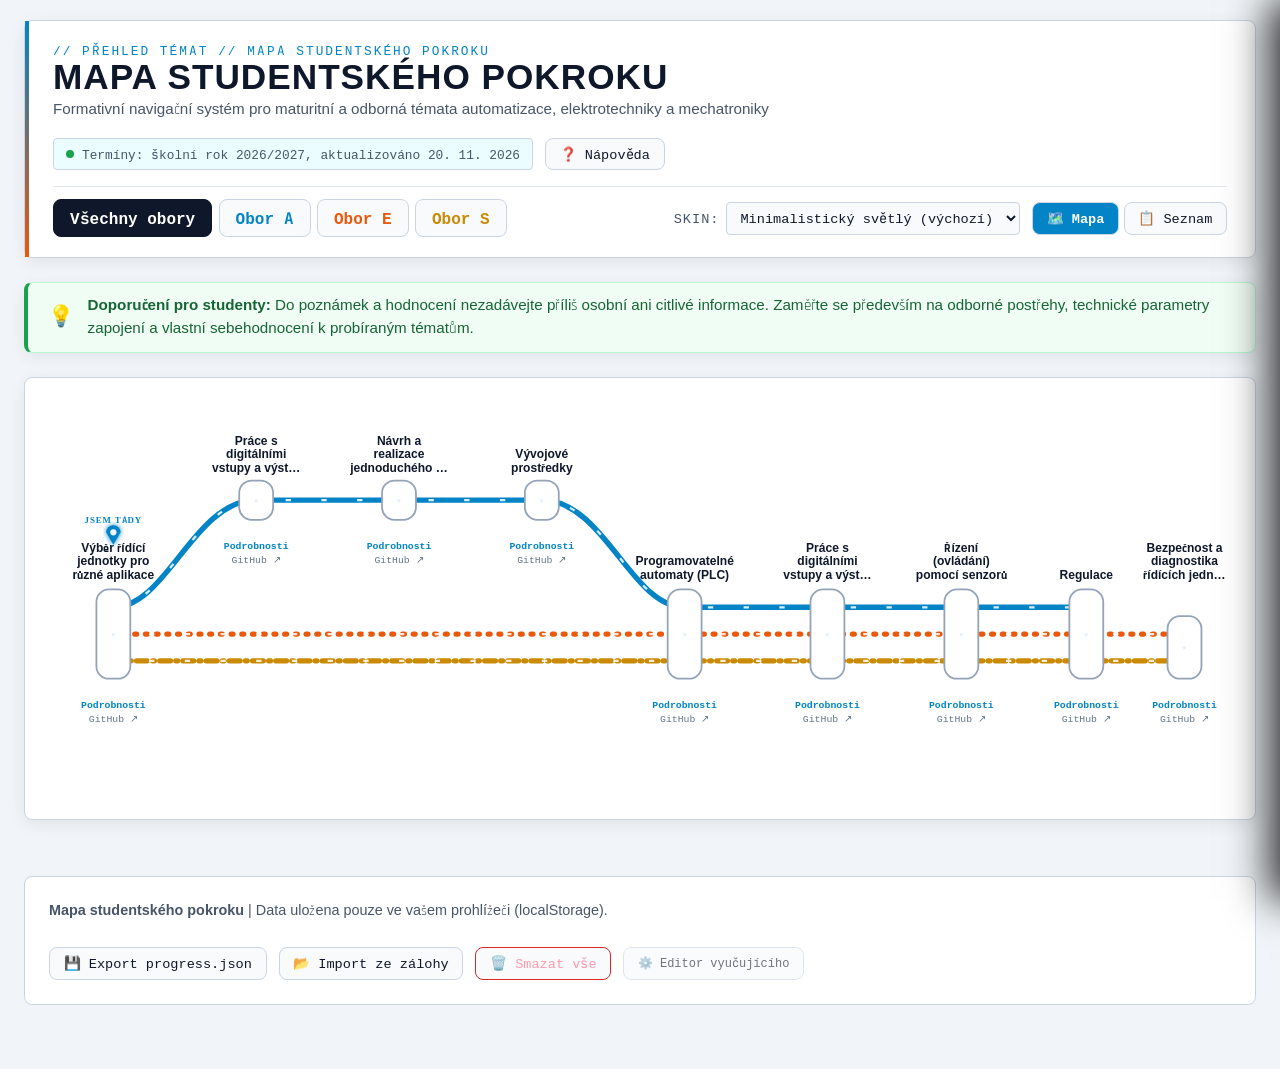
<file: index.html>
<!DOCTYPE html>
<html lang="cs">

<head>
  <meta charset="UTF-8">
  <meta name="viewport" content="width=device-width, initial-scale=1.0">
  <meta name="description"
    content="Interaktivní Mapa studentského pokroku pro sledování formativního rozvoje a maturitních okruhů.">
  <title>Mapa studentského pokroku</title>
  <link rel="icon" type="image/svg+xml" href="favicon.svg">
  <link rel="stylesheet" href="css/style.css">
</head>

<body data-theme="minimal-light">

  <div class="app-container">

    <!-- 1. HLAVIČKA -->
    <header class="header-cyber" role="banner">
      <div class="header-top">
        <div class="brand-block">
          <span class="brand-sys" aria-hidden="true">// PŘEHLED TÉMAT // MAPA STUDENTSKÉHO POKROKU</span>
          <h1 class="brand-title">Mapa studentského pokroku</h1>
          <p class="brand-subtitle">Formativní navigační systém pro maturitní a odborná témata automatizace,
            elektrotechniky a mechatroniky</p>
        </div>

        <div class="header-meta-group">
          <!-- Stav termínů -->
          <div class="schedule-sync-pill" id="schedule-sync-pill" role="status" aria-live="polite">
            <span class="sync-dot" aria-hidden="true"></span>
            <span id="sync-status-text">Termíny: načítám data…</span>
          </div>
          <!-- Tlačítko Nápověda -->
          <button class="cyber-btn" id="btn-open-help" type="button" aria-haspopup="dialog">❓ Nápověda</button>
        </div>
      </div>

      <!-- Řídicí panel: výběr oboru a skinů (odstraněn text "MŮJ OBOR" dle zadání) -->
      <nav class="controls-bar" aria-label="Filtrování oborů a přepínání zobrazení">
        <div class="track-btn-group" role="group" aria-label="Výběr oboru">
          <button class="cyber-btn-track active" data-track="ALL" type="button" aria-pressed="true">Všechny
            obory</button>
          <button class="cyber-btn-track" data-track="A" type="button" aria-pressed="false">Obor A</button>
          <button class="cyber-btn-track" data-track="E" type="button" aria-pressed="false">Obor E</button>
          <button class="cyber-btn-track" data-track="S" type="button" aria-pressed="false">Obor S</button>
        </div>

        <div class="right-controls">
          <!-- Přepínač vzhledu / skinu -->
          <div class="theme-selector-wrap">
            <label for="theme-selector" class="control-label">Skin:</label>
            <select id="theme-selector" class="cyber-select" aria-label="Výběr vizuálního skinu">
              <option value="minimal-light" selected>Minimalistický světlý (výchozí)</option>
              <option value="minimal-dark">Minimalistický tmavý</option>
              <option value="cyberpunk">Cyberpunk</option>
              <option value="scifi">Sci-fi</option>
              <option value="steampunk">Steampunk</option>
            </select>
          </div>

          <!-- Přepínač pohledu: Mapa vs. Seznam -->
          <div role="group" aria-label="Přepínač zobrazení">
            <button class="cyber-btn active" id="btn-view-map" type="button" aria-pressed="true">🗺️ Mapa</button>
            <button class="cyber-btn" id="btn-view-list" type="button" aria-pressed="false">📋 Seznam</button>
          </div>
        </div>
      </nav>
    </header>

    <!-- 2. UPOZORNĚNÍ PRO STUDENTY: NEZADÁVAT PŘÍLIŠ OSOBNÍ INFORMACE -->
    <div class="privacy-advisory-banner" role="note">
      <span class="advisory-icon" aria-hidden="true">💡</span>
      <span class="advisory-text"><strong>Doporučení pro studenty:</strong> Do poznámek a hodnocení nezadávejte příliš
        osobní ani citlivé informace. Zaměřte se především na odborné postřehy, technické parametry zapojení a vlastní
        sebehodnocení k probíraným tématům.</span>
    </div>

    <!-- 3. UKAZATEL POKROKU TRATI -->
    <section class="track-progress-banner" id="track-progress-banner" style="display: none;" aria-live="polite">
      <div class="progress-info">
        <div class="progress-title" id="track-progress-title">Obor A</div>
        <div class="progress-meta" id="track-progress-meta">Zvládnuto 0 z 8 témat</div>
      </div>
      <div class="progress-bar-container">
        <div class="cyber-progress-track">
          <div class="cyber-progress-fill" id="track-progress-fill"></div>
        </div>
        <span class="progress-percent" id="track-progress-pct">0%</span>
      </div>
    </section>

    <!-- 4. HLAVNÍ PLOCHA PRO METRO MAPU A SEZNAM -->
    <main role="main">
      <section class="map-viewport" id="metro-map-container" aria-label="Grafická metro mapa odborných témat">
        <!-- SVG se generuje dynamicky přes js/render.js -->
      </section>

      <section id="stations-list-container" style="display: none;" aria-label="Textový seznam témat s podrobnostmi">
        <!-- Generuje se dynamicky přes js/render.js -->
      </section>
    </main>

    <!-- 5. PATIČKA APLIKACE A VOLBY SOUKROMÍ -->
    <footer class="app-footer" role="contentinfo">
      <div>
        <strong>Mapa studentského pokroku</strong> | Data uložena pouze ve vašem prohlížeči (localStorage).
      </div>

      <div class="footer-actions">
        <button class="cyber-btn" id="btn-export-data" type="button"
          title="Zálohovat své poznámky a hodnocení do souboru progress.json">
          💾 Export progress.json
        </button>
        <button class="cyber-btn" id="btn-import-data" type="button"
          title="Obnovit své poznámky ze souboru progress.json">
          📂 Import ze zálohy
        </button>
        <button class="cyber-btn" id="btn-clear-all-data" type="button"
          style="border-color: var(--status-danger); color: #FF99AA;" title="Smazat data v tomto prohlížeči">
          🗑️ Smazat vše
        </button>
        <a class="cyber-btn" href="teacher/schedule-editor.html" style="font-size: 0.75rem; opacity: 0.6;"
          title="Administrační editor termínů pro pedagogy">
          ⚙️ Editor vyučujícího
        </a>
      </div>
    </footer>

  </div> <!-- /app-container -->

  <!-- 6. MODAL & DRAWER PRO DETAIL TÉMATU -->
  <div class="details-overlay" id="details-overlay" aria-hidden="true"></div>
  <aside class="details-panel" id="details-drawer" aria-hidden="true" role="dialog" aria-modal="true"
    aria-label="Podrobnosti vybraného tématu">
    <!-- Vykresluje se dynamicky přes js/render.js -->
  </aside>

  <!-- 7. MODÁLNÍ OKNO NÁPOVĚDY (NÁVOD K PROVOZU A ŠABLONĚ) -->
  <div class="modal-backdrop" id="modal-backdrop"></div>
  <div class="modal-dialog-cyber" id="help-modal" role="dialog" aria-modal="true" aria-labelledby="help-modal-title">
    <div style="font-family: var(--font-mono); font-size: 0.8rem; color: var(--track-a); letter-spacing: 1.5px;">//
      NÁPOVĚDA // PRŮVODCE PROVOZEM</div>
    <h3 id="help-modal-title" style="font-size: 1.4rem; font-weight: 700;">Jak provozovat Mapu studentského pokroku</h3>

    <div class="help-guide-block">
      <h4>💻 1. Zcela offline na svém počítači (100% soukromí)</h4>
      <p style="font-size: 0.95rem;">
        Nemusíte instalovat žádný server ani doplňky. Stačí stáhnout <strong>ZIP balíček</strong> aplikace (nebo
        zkopírovat složku) na svůj disk či flashdisk a dvakrát kliknout na soubor <code>index.html</code>. Veškerá
        hodnocení i osobní poznámky se ukládají výhradně ve vašem prohlížeči (<code>localStorage</code>).
      </p>
    </div>

    <div class="help-guide-block">
      <h4>🚀 2. Online na svém GitHubu (GitHub Template)</h4>
      <p style="font-size: 0.95rem;">
        Na stránce tohoto repozitáře na GitHubu klikněte na zelené tlačítko <strong>„Use this template“</strong> ➔
        <strong>„Create a new repository“</strong>.<br><br>
        🔒 <strong>Důležité doporučení k soukromí:</strong> Nastavte repozitář jako <strong>Private (soukromý)</strong>.
        Tím zajistíte, že pokud byste si v budoucnu vyexportovali svá hodnocení, nikdo cizí je neuvidí.<br><br>
        Na soukromém repozitáři můžete aplikaci otevírat lokálně, nebo pokud máte studentský účet <em>GitHub Student
          Developer Pack (Education/Pro)</em>, můžete v <strong>Settings ➔ Pages</strong> zapnout živé publikování na
        GitHub Pages. (Pozn.: GitHub Free zveřejňuje Pages pouze z veřejných repozitářů).
      </p>
    </div>

    <div class="help-guide-block">
      <h4>💾 3. Zálohování a přenos dat mezi počítači</h4>
      <p style="font-size: 0.95rem;">
        Tlačítkem <strong>„Export progress.json“</strong> v patičce si stáhnete lokální záložní soubor. Na jiném školním
        nebo domácím počítači pak stačí zvolit <strong>„Import ze zálohy“</strong> a váš pokrok se okamžitě načte.
      </p>
    </div>

    <div style="display: flex; justify-content: flex-end; margin-top: 0.5rem;">
      <button class="cyber-btn active" id="btn-close-help" type="button">Rozumím, zavřít</button>
    </div>
  </div>

  <!-- 8. BEZPEČNOSTNÍ UPOZORNĚNÍ PRO IMPORT/EXPORT -->
  <div class="modal-dialog-cyber" id="privacy-warning-modal" role="dialog" aria-modal="true"
    aria-labelledby="modal-priv-title">
    <div style="font-family: var(--font-mono); font-size: 0.8rem; color: var(--status-danger); letter-spacing: 1.5px;">
      SECURITY & PRIVACY NOTICE // GITHUB PAGES</div>
    <h3 id="modal-priv-title" style="font-size: 1.3rem; font-weight: 700;">Upozornění k soukromí dat</h3>

    <div
      style="background: rgba(255, 51, 102, 0.1); border-left: 3px solid var(--status-danger); padding: 0.75rem 1rem; font-size: 0.85rem; color: #FFB3BA; line-height: 1.4;">
      ⚠️ Tato aplikace ukládá vaše hodnocení lokálně ve vašem prohlížeči.<br>
      Pokud exportovaný soubor <code>progress.json</code> nahrajete do veřejného GitHub repozitáře, bude vaše hodnocení
      veřejně přístupné komukoli na internetu!
    </div>

    <p style="font-size: 0.9rem; color: var(--text-muted); margin-top: 0.5rem;">
      Doporučujeme soubor <code>progress.json</code> ponechat pouze jako soukromou lokální zálohu.
    </p>

    <div style="display: flex; justify-content: flex-end; gap: 0.75rem; margin-top: 0.5rem;">
      <button class="cyber-btn" id="btn-modal-import-cancel" type="button">Zrušit</button>
      <button class="cyber-btn active" id="btn-modal-import-proceed" type="button">Rozumím, pokračovat</button>
    </div>
  </div>

  <!-- Skrytý file input pro import -->
  <input type="file" id="import-file-input" accept=".json,application/json" style="display: none;">

  <!-- 9. NAČTENÍ JAVASCRIPTU -->
  <script src="data/map-data.js"></script>
  <script src="data/schedule.js"></script>
  <script src="data/config.js"></script>
  <script src="js/storage.js"></script>
  <script src="js/render.js"></script>
  <script src="js/app.js"></script>
</body>

</html>
</file>
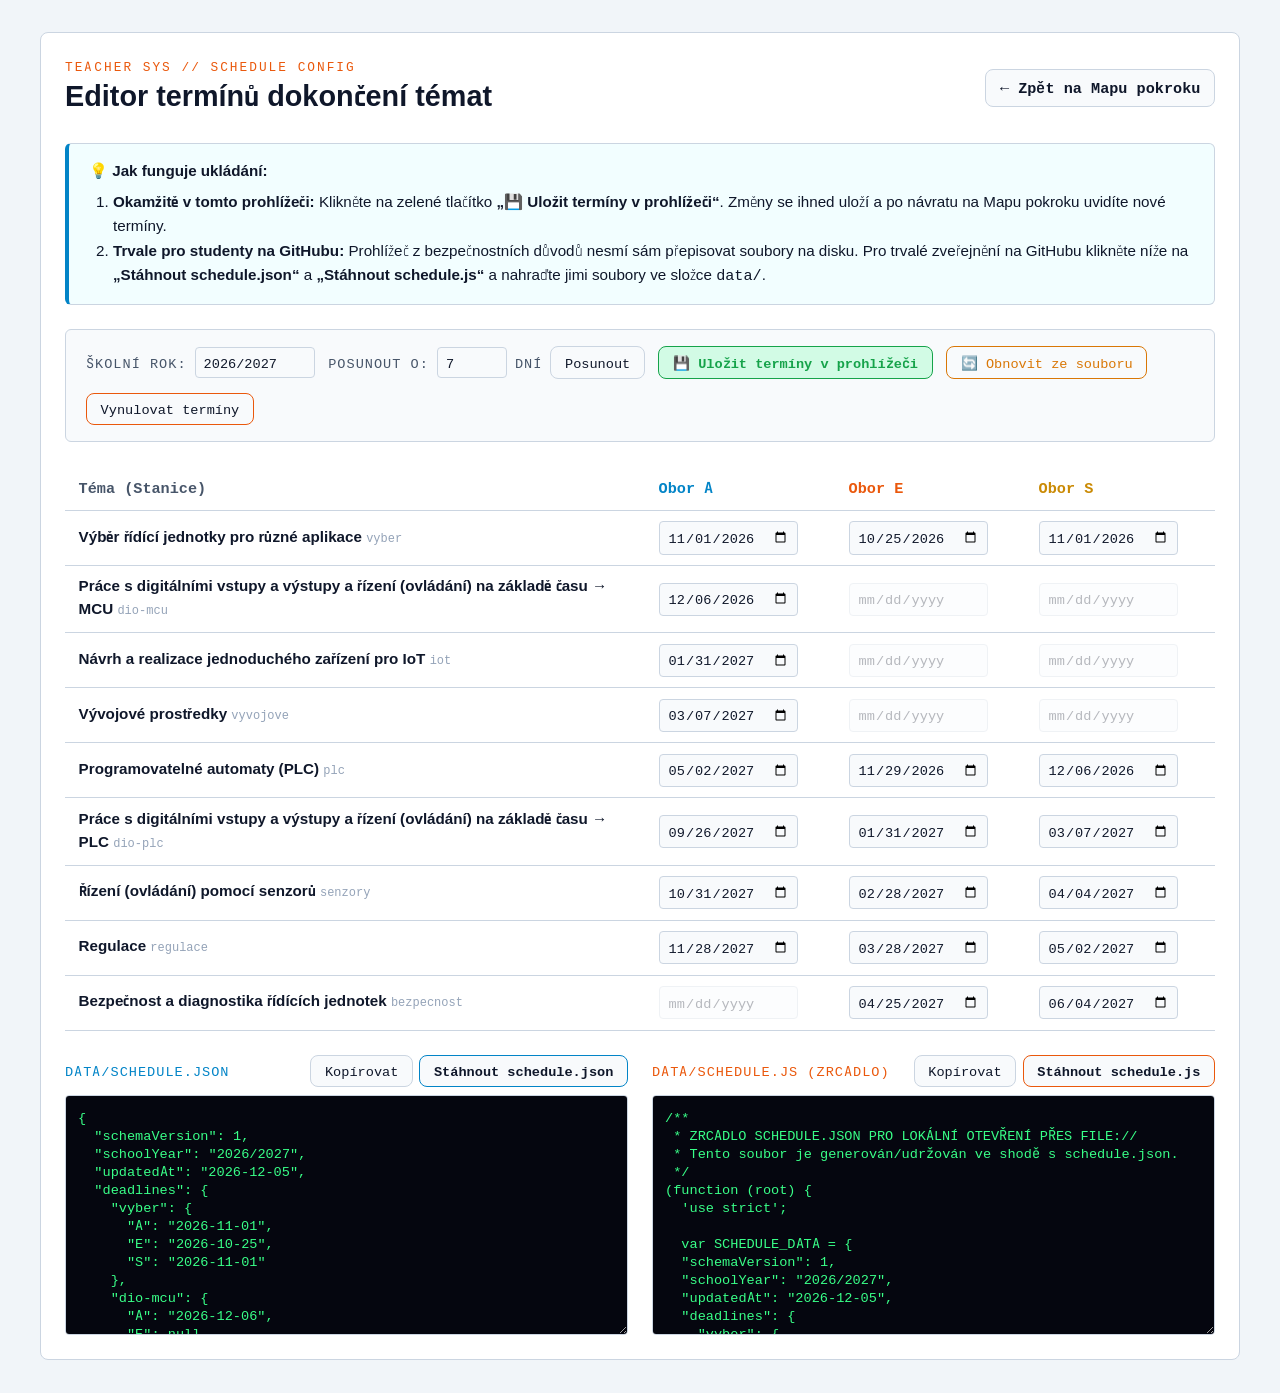
<file: teacher/schedule-editor.html>
<!DOCTYPE html>
<html lang="cs">

<head>
  <meta charset="UTF-8">
  <meta name="viewport" content="width=device-width, initial-scale=1.0">
  <title>Editor termínů výuky // Administrace vyučujícího</title>
  <link rel="icon" type="image/svg+xml" href="../favicon.svg">
  <link rel="stylesheet" href="../css/style.css">
  <style>
    .editor-container {
      max-width: 1200px;
      margin: 2rem auto;
      padding: 1.5rem;
      background: var(--bg-panel);
      border: 1px solid var(--border-neon);
      clip-path: var(--corner-clip-lg);
      border-radius: var(--card-radius);
      display: flex;
      flex-direction: column;
      gap: 1.5rem;
    }

    .editor-toolbar {
      display: flex;
      flex-wrap: wrap;
      gap: 0.85rem;
      align-items: center;
      background: var(--bg-panel-alt);
      padding: 1rem 1.25rem;
      border-radius: 6px;
      border: 1px solid var(--border-neon);
    }

    .editor-table {
      width: 100%;
      border-collapse: collapse;
      font-size: 0.95rem;
    }

    .editor-table th,
    .editor-table td {
      padding: 0.65rem 0.85rem;
      border-bottom: 1px solid var(--border-neon);
      text-align: left;
    }

    .editor-table th {
      background: rgba(255, 255, 255, 0.04);
      font-family: var(--font-mono);
      color: var(--text-muted);
    }

    .output-grid {
      display: grid;
      grid-template-columns: 1fr 1fr;
      gap: 1.5rem;
    }

    @media (max-width: 800px) {
      .output-grid {
        grid-template-columns: 1fr;
      }
    }

    .code-box {
      font-family: var(--font-mono);
      font-size: 0.85rem;
      width: 100%;
      height: 240px;
      background: #05060F;
      border: 1px solid var(--border-neon);
      color: #39FF88;
      padding: 0.75rem;
      border-radius: 4px;
      white-space: pre;
    }

    .save-alert-box {
      padding: 0.85rem 1.25rem;
      border-radius: 6px;
      font-size: 0.95rem;
      display: none;
      line-height: 1.5;
    }

    .save-alert-box.success {
      display: block;
      background: rgba(57, 255, 136, 0.15);
      border: 1px solid var(--status-done);
      color: #8DFFB8;
    }

    .save-alert-box.warn {
      display: block;
      background: rgba(255, 176, 0, 0.15);
      border: 1px solid var(--status-help);
      color: #FFDE7A;
    }

    .info-card {
      background: rgba(0, 229, 255, 0.05);
      border: 1px solid var(--border-neon);
      border-left: 4px solid var(--track-a);
      padding: 1rem 1.25rem;
      border-radius: 6px;
      font-size: 0.95rem;
      line-height: 1.6;
    }
  </style>
</head>

<body data-theme="minimal-light">

  <div class="editor-container">
    <div style="display: flex; justify-content: space-between; align-items: center; flex-wrap: wrap; gap: 1rem;">
      <div>
        <div style="font-family: var(--font-mono); font-size: 0.8rem; color: var(--track-e); letter-spacing: 2px;">
          TEACHER SYS // SCHEDULE CONFIG</div>
        <h1 style="font-size: 1.8rem; font-weight: 700;">Editor termínů dokončení témat</h1>
      </div>
      <a class="cyber-btn" href="../index.html" style="font-size: 0.95rem; font-weight: 700;">← Zpět na Mapu pokroku</a>
    </div>

    <!-- Oznámení o stavu uložení -->
    <div id="save-status-box" class="save-alert-box"></div>

    <!-- Návod jak ukládání funguje -->
    <div class="info-card">
      <strong>💡 Jak funguje ukládání:</strong>
      <ol style="margin-left: 1.5rem; margin-top: 0.4rem;">
        <li><strong>Okamžitě v tomto prohlížeči:</strong> Klikněte na zelené tlačítko <strong>„💾 Uložit termíny v
            prohlížeči“</strong>. Změny se ihned uloží a po návratu na Mapu pokroku uvidíte nové termíny.</li>
        <li><strong>Trvale pro studenty na GitHubu:</strong> Prohlížeč z bezpečnostních důvodů nesmí sám přepisovat
          soubory na disku. Pro trvalé zveřejnění na GitHubu klikněte níže na <strong>„Stáhnout schedule.json“</strong>
          a <strong>„Stáhnout schedule.js“</strong> a nahraďte jimi soubory ve složce <code>data/</code>.</li>
      </ol>
    </div>

    <div class="editor-toolbar">
      <div style="display: flex; align-items: center; gap: 0.5rem;">
        <label class="control-label" for="input-school-year">Školní rok:</label>
        <input type="text" id="input-school-year" class="cyber-input" style="width: 120px;" value="2026/2027">
      </div>

      <div style="display: flex; align-items: center; gap: 0.5rem;">
        <label class="control-label" for="input-shift-days">Posunout o:</label>
        <input type="number" id="input-shift-days" class="cyber-input" style="width: 70px;" value="7">
        <span class="control-label">dní</span>
        <button class="cyber-btn" id="btn-shift-dates" type="button">Posunout</button>
      </div>

      <button class="cyber-btn" id="btn-save-browser" type="button"
        style="background: rgba(57, 255, 136, 0.2); border-color: var(--status-done); color: var(--status-done); font-weight: 700;">
        💾 Uložit termíny v prohlížeči
      </button>

      <button class="cyber-btn" id="btn-reset-default" type="button"
        style="border-color: var(--status-help); color: var(--status-help);"
        title="Vymazat lokální změny v prohlížeči a obnovit ze souboru">
        🔄 Obnovit ze souboru
      </button>

      <button class="cyber-btn" id="btn-new-year" type="button" style="border-color: var(--track-e);">
        Vynulovat termíny
      </button>
    </div>

    <table class="editor-table">
      <thead>
        <tr>
          <th>Téma (Stanice)</th>
          <th style="color: var(--track-a); width: 190px;">Obor A</th>
          <th style="color: var(--track-e); width: 190px;">Obor E</th>
          <th style="color: var(--track-s); width: 190px;">Obor S</th>
        </tr>
      </thead>
      <tbody id="editor-table-body">
      </tbody>
    </table>

    <div class="output-grid">
      <div style="display: flex; flex-direction: column; gap: 0.5rem;">
        <div style="display: flex; justify-content: space-between; align-items: center;">
          <span class="control-label" style="color: var(--track-a);">data/schedule.json</span>
          <div style="display: flex; gap: 0.4rem;">
            <button class="cyber-btn" id="btn-copy-json" type="button">Kopírovat</button>
            <button class="cyber-btn" id="btn-download-json" type="button"
              style="font-weight: 700; border-color: var(--track-a);">Stáhnout schedule.json</button>
          </div>
        </div>
        <textarea id="output-json" class="code-box" readonly></textarea>
      </div>

      <div style="display: flex; flex-direction: column; gap: 0.5rem;">
        <div style="display: flex; justify-content: space-between; align-items: center;">
          <span class="control-label" style="color: var(--track-e);">data/schedule.js (zrcadlo)</span>
          <div style="display: flex; gap: 0.4rem;">
            <button class="cyber-btn" id="btn-copy-js" type="button">Kopírovat</button>
            <button class="cyber-btn" id="btn-download-js" type="button"
              style="font-weight: 700; border-color: var(--track-e);">Stáhnout schedule.js</button>
          </div>
        </div>
        <textarea id="output-js" class="code-box" readonly></textarea>
      </div>
    </div>
  </div>

  <!-- Skripty s výchozími daty -->
  <script src="../data/map-data.js"></script>
  <script src="../data/schedule.js"></script>
  <script>
    (function () {
      // Synchronizace tématu s hlavní mapou
      try {
        for (var k in localStorage) {
          if (k.indexOf('msp:v1:') === 0) {
            var stObj = JSON.parse(localStorage.getItem(k));
            if (stObj && stObj.theme) {
              document.body.setAttribute('data-theme', stObj.theme);
              break;
            }
          }
        }
      } catch (e) { }

      var mapData = window.MAP_DATA;
      var tbody = document.getElementById('editor-table-body');
      var statusBox = document.getElementById('save-status-box');

      var stationIds = [
        'vyber', 'dio-mcu', 'iot', 'vyvojove', 'plc',
        'dio-plc', 'senzory', 'regulace', 'bezpecnost'
      ];

      // 1. Načtení stávajících termínů (nejprve z localStorage, pak ze souboru)
      function loadInitialSchedule() {
        try {
          var raw = localStorage.getItem('msp:teacher_schedule') || localStorage.getItem('msp:cached_schedule');
          if (raw) {
            var parsed = JSON.parse(raw);
            if (parsed && parsed.deadlines) {
              return parsed;
            }
          }
        } catch (e) { }
        return window.SCHEDULE_DATA || {};
      }

      var currentSchedule = loadInitialSchedule();

      function buildTable() {
        tbody.innerHTML = '';
        var deadlines = currentSchedule.deadlines || {};
        if (currentSchedule.schoolYear) {
          document.getElementById('input-school-year').value = currentSchedule.schoolYear;
        }

        stationIds.forEach(function (stId) {
          var st = mapData.stations[stId];
          if (!st) return;

          var tr = document.createElement('tr');

          // Název stanice
          var tdTitle = document.createElement('td');
          var tdStrong = document.createElement('strong');
          tdStrong.textContent = st.title;
          tdTitle.appendChild(tdStrong);
          var tdIdSpan = document.createElement('span');
          tdIdSpan.style.fontFamily = 'var(--font-mono)';
          tdIdSpan.style.fontSize = '0.75rem';
          tdIdSpan.style.color = 'var(--text-dim)';
          tdIdSpan.textContent = stId;
          tdTitle.appendChild(document.createTextNode(' '));
          tdTitle.appendChild(tdIdSpan);
          tr.appendChild(tdTitle);

          // Obor A, E, S
          ['A', 'E', 'S'].forEach(function (trk) {
            var td = document.createElement('td');
            var inDate = document.createElement('input');
            inDate.type = 'date';
            inDate.className = 'cyber-input date-input';
            inDate.setAttribute('data-station', stId);
            inDate.setAttribute('data-track', trk);

            var isInTrack = mapData.tracks[trk].stations.indexOf(stId) !== -1;
            if (!isInTrack) {
              inDate.disabled = true;
              inDate.style.opacity = '0.3';
              inDate.title = 'Téma není v trase oboru ' + trk;
            } else {
              var val = (deadlines[stId] && deadlines[stId][trk]) || '';
              inDate.value = val;
            }

            inDate.addEventListener('change', function () {
              updateOutputs();
            });

            td.appendChild(inDate);
            tr.appendChild(td);
          });

          tbody.appendChild(tr);
        });
      }

      function getFormScheduleObject() {
        var deadlines = {};
        stationIds.forEach(function (stId) {
          deadlines[stId] = { A: null, E: null, S: null };
        });

        var inputs = tbody.querySelectorAll('.date-input');
        inputs.forEach(function (inp) {
          var stId = inp.getAttribute('data-station');
          var trk = inp.getAttribute('data-track');
          if (inp.disabled) {
            deadlines[stId][trk] = null;
          } else {
            deadlines[stId][trk] = inp.value ? inp.value : null;
          }
        });

        var schoolYear = document.getElementById('input-school-year').value.trim() || '2026/2027';
        var today = new Date().toISOString().slice(0, 10);

        return {
          schemaVersion: 1,
          schoolYear: schoolYear,
          updatedAt: today,
          deadlines: deadlines
        };
      }

      function updateOutputs() {
        var schedObj = getFormScheduleObject();
        var jsonStr = JSON.stringify(schedObj, null, 2);
        document.getElementById('output-json').value = jsonStr;

        var jsStr = '/**\n * ZRCADLO SCHEDULE.JSON PRO LOKÁLNÍ OTEVŘENÍ PŘES FILE://\n * Tento soubor je generován/udržován ve shodě s schedule.json.\n */\n(function (root) {\n  \'use strict\';\n\n  var SCHEDULE_DATA = ' + jsonStr + ';\n\n  root.SCHEDULE_DATA = SCHEDULE_DATA;\n})(typeof window !== \'undefined\' ? window : global);\n';
        document.getElementById('output-js').value = jsStr;
        return schedObj;
      }

      // Uložení do prohlížeče (localStorage)
      function saveToLocalStorage() {
        var schedObj = updateOutputs();
        try {
          var jsonStr = JSON.stringify(schedObj);
          localStorage.setItem('msp:teacher_schedule', jsonStr);
          localStorage.setItem('msp:cached_schedule', jsonStr);

          statusBox.className = 'save-alert-box success';
          statusBox.innerHTML = '✅ <strong>Termíny byly úspěšně uloženy v tomto prohlížeči!</strong><br>Když se nyní vrátíte na Mapu pokroku tlačítkem vpravo nahoře, ihned uvidíte nové termíny.';
          window.scrollTo({ top: 0, behavior: 'smooth' });
        } catch (err) {
          statusBox.className = 'save-alert-box warn';
          statusBox.textContent = '⚠️ Chyba při ukládání do prohlížeče: ' + err.message;
        }
      }

      document.getElementById('btn-save-browser').addEventListener('click', saveToLocalStorage);

      // Obnovit původní ze souboru schedule.js
      document.getElementById('btn-reset-default').addEventListener('click', function () {
        if (!confirm('Opravdu chcete zrušit lokální změny v prohlížeči a obnovit termíny ze souboru schedule.js?')) return;
        localStorage.removeItem('msp:teacher_schedule');
        localStorage.removeItem('msp:cached_schedule');
        currentSchedule = window.SCHEDULE_DATA || {};
        buildTable();
        updateOutputs();
        statusBox.className = 'save-alert-box success';
        statusBox.innerHTML = '🔄 Lokální úpravy byly smazány. Byly načteny výchozí termíny ze souboru.';
      });

      // Posun o N dní
      document.getElementById('btn-shift-dates').addEventListener('click', function () {
        var days = parseInt(document.getElementById('input-shift-days').value, 10);
        if (isNaN(days) || days === 0) return;

        var inputs = tbody.querySelectorAll('.date-input:not([disabled])');
        inputs.forEach(function (inp) {
          if (inp.value) {
            var d = new Date(inp.value + 'T00:00:00');
            d.setDate(d.getDate() + days);
            inp.value = d.toISOString().slice(0, 10);
          }
        });
        saveToLocalStorage();
      });

      // Vynulovat
      document.getElementById('btn-new-year').addEventListener('click', function () {
        if (!confirm('Opravdu chcete vyčistit všechny termíny?')) return;
        var inputs = tbody.querySelectorAll('.date-input');
        inputs.forEach(function (inp) { inp.value = ''; });
        saveToLocalStorage();
      });

      // Kopírování a stahování souborů
      document.getElementById('btn-copy-json').addEventListener('click', function () {
        navigator.clipboard.writeText(document.getElementById('output-json').value);
        alert('Obsah schedule.json zkopírován do schránky.');
      });
      document.getElementById('btn-copy-js').addEventListener('click', function () {
        navigator.clipboard.writeText(document.getElementById('output-js').value);
        alert('Obsah schedule.js zkopírován do schránky.');
      });

      function downloadFile(content, fileName, mimeType) {
        var blob = new Blob([content], { type: mimeType });
        var url = URL.createObjectURL(blob);
        var a = document.createElement('a');
        a.href = url;
        a.download = fileName;
        document.body.appendChild(a);
        a.click();
        document.body.removeChild(a);
        URL.revokeObjectURL(url);
      }

      document.getElementById('btn-download-json').addEventListener('click', function () {
        downloadFile(document.getElementById('output-json').value, 'schedule.json', 'application/json');
      });
      document.getElementById('btn-download-js').addEventListener('click', function () {
        downloadFile(document.getElementById('output-js').value, 'schedule.js', 'text/javascript');
      });

      // Inicializace
      buildTable();
      updateOutputs();
    })();
  </script>
</body>

</html>
</file>
<file: css/style.css>
/* ==========================================================================
   MAPA STUDENTSKÉHO POKROKU - DESIGN SYSTEM SE 4 SKINY
   1. Cyberpunk (výchozí) | 2. Minimalistický světlý | 3. Minimalistický tmavý | 4. Sci-fi RPG hra
   ========================================================================== */

/* --- 1. TYPOGRAFIE A LOKÁLNÍ FONTY --- */
@font-face {
  font-family: 'Rajdhani';
  font-style: normal;
  font-weight: 400;
  font-display: swap;
  src: url('../fonts/rajdhani-latin-ext-400-normal.woff2') format('woff2'),
    url('../fonts/rajdhani-latin-400-normal.woff2') format('woff2');
  unicode-range: U+0000-00FF, U+0100-02AF, U+1E00-1EFF;
}

@font-face {
  font-family: 'Rajdhani';
  font-style: normal;
  font-weight: 600;
  font-display: swap;
  src: url('../fonts/rajdhani-latin-ext-600-normal.woff2') format('woff2'),
    url('../fonts/rajdhani-latin-600-normal.woff2') format('woff2');
  unicode-range: U+0000-00FF, U+0100-02AF, U+1E00-1EFF;
}

@font-face {
  font-family: 'Rajdhani';
  font-style: normal;
  font-weight: 700;
  font-display: swap;
  src: url('../fonts/rajdhani-latin-ext-700-normal.woff2') format('woff2'),
    url('../fonts/rajdhani-latin-700-normal.woff2') format('woff2');
  unicode-range: U+0000-00FF, U+0100-02AF, U+1E00-1EFF;
}

@font-face {
  font-family: 'JetBrains Mono';
  font-style: normal;
  font-weight: 400;
  font-display: swap;
  src: url('../fonts/jetbrains-mono-latin-ext-400-normal.woff2') format('woff2'),
    url('../fonts/jetbrains-mono-latin-400-normal.woff2') format('woff2');
  unicode-range: U+0000-00FF, U+0100-02AF, U+1E00-1EFF;
}

@font-face {
  font-family: 'JetBrains Mono';
  font-style: normal;
  font-weight: 600;
  font-display: swap;
  src: url('../fonts/jetbrains-mono-latin-ext-600-normal.woff2') format('woff2'),
    url('../fonts/jetbrains-mono-latin-600-normal.woff2') format('woff2');
  unicode-range: U+0000-00FF, U+0100-02AF, U+1E00-1EFF;
}

@font-face {
  font-family: 'JetBrains Mono';
  font-style: normal;
  font-weight: 700;
  font-display: swap;
  src: url('../fonts/jetbrains-mono-latin-ext-700-normal.woff2') format('woff2'),
    url('../fonts/jetbrains-mono-latin-700-normal.woff2') format('woff2');
  unicode-range: U+0000-00FF, U+0100-02AF, U+1E00-1EFF;
}

/* --- 2. TÉMATA / SKINY (CSS PROMĚNNÉ) --- */

/* 1. VÝCHOZÍ: MINIMALISTICKÝ SVĚTLÝ */
:root,
body[data-theme="minimal-light"] {
  --font-main: 'Rajdhani', -apple-system, BlinkMacSystemFont, "Segoe UI", Roboto, sans-serif;
  --font-mono: 'JetBrains Mono', Consolas, "Courier New", monospace;

  --bg-deep: #F1F5F9;
  --bg-dark: #E2E8F0;
  --bg-panel: #FFFFFF;
  --bg-panel-alt: #F8FAFC;
  --bg-overlay: rgba(15, 23, 42, 0.6);

  --text-main: #0F172A;
  --text-muted: #475569;
  --text-dim: #94A3B8;

  --track-a: #0284C7;
  /* Modrá (Sky blue) */
  --track-e: #EA580C;
  /* Oranžová */
  --track-s: #CA8A04;
  /* Žlutá (tmavší zlatožlutá pro čitelnost na světlém pozadí) */

  --status-done: #16A34A;
  --status-working: #0284C7;
  --status-waiting: #64748B;
  --status-help: #D97706;
  --status-danger: #DC2626;

  --border-neon: #CBD5E1;
  --glow-cyan: none;
  --glow-accent: none;

  --corner-clip: none;
  --corner-clip-lg: none;
  --card-radius: 8px;
  --panel-shadow: 0 4px 16px rgba(0, 0, 0, 0.07);
  --has-scanlines: 0;
}

/* 2. MINIMALISTICKÝ TMAVÝ */
body[data-theme="minimal-dark"] {
  --font-main: 'Rajdhani', -apple-system, BlinkMacSystemFont, "Segoe UI", Roboto, sans-serif;
  --font-mono: 'JetBrains Mono', Consolas, "Courier New", monospace;

  --bg-deep: #0B0F19;
  --bg-dark: #111827;
  --bg-panel: #1E293B;
  --bg-panel-alt: #283548;
  --bg-overlay: rgba(0, 0, 0, 0.75);

  --text-main: #F8FAFC;
  --text-muted: #94A3B8;
  --text-dim: #64748B;

  --track-a: #38BDF8;
  /* Modrá */
  --track-e: #FB923C;
  /* Oranžová */
  --track-s: #FACC15;
  /* Žlutá */

  --status-done: #4ADE80;
  --status-working: #38BDF8;
  --status-waiting: #94A3B8;
  --status-help: #FBBF24;
  --status-danger: #F87171;

  --border-neon: #334155;
  --glow-cyan: none;
  --glow-accent: none;

  --corner-clip: none;
  --corner-clip-lg: none;
  --card-radius: 8px;
  --panel-shadow: 0 6px 20px rgba(0, 0, 0, 0.4);
  --has-scanlines: 0;
}

/* 3. CYBERPUNK */
body[data-theme="cyberpunk"] {
  --font-main: 'Rajdhani', -apple-system, BlinkMacSystemFont, "Segoe UI", Roboto, sans-serif;
  --font-mono: 'JetBrains Mono', Consolas, "Courier New", monospace;

  --bg-deep: #0B0C0E;
  --bg-dark: #121417;
  --bg-panel: #1A1D21;
  --bg-panel-alt: #22262B;
  --bg-overlay: rgba(10, 11, 13, 0.88);

  --text-main: #E6F1FF;
  --text-muted: #9BB0D3;
  --text-dim: #5C6E91;

  --track-a: #00E5FF;
  /* Neonová modrá / cyan */
  --track-e: #FF7A00;
  /* Neonová laserová oranžová */
  --track-s: #FCEE09;
  /* Neonová acid žlutá */

  --status-done: #39FF88;
  --status-working: #00E5FF;
  --status-waiting: #9BB0D3;
  --status-help: #FFB000;
  --status-danger: #FF3366;

  --border-neon: rgba(0, 229, 255, 0.3);
  --glow-cyan: 0 0 12px rgba(0, 229, 255, 0.45);
  --glow-accent: 0 0 10px rgba(0, 229, 255, 0.35);

  --corner-clip: polygon(0 0, calc(100% - 10px) 0, 100% 10px, 100% 100%, 10px 100%, 0 calc(100% - 10px));
  --corner-clip-lg: polygon(0 0, calc(100% - 16px) 0, 100% 16px, 100% 100%, 16px 100%, 0 calc(100% - 16px));
  --card-radius: 0px;
  --panel-shadow: 0 8px 24px rgba(0, 0, 0, 0.6);
  --has-scanlines: 1;
}

/* 3a. CYBERPUNK – náznak graffiti na šedém betonovém pozadí */
body[data-theme="cyberpunk"] .app-container {
  position: relative;
}

body[data-theme="cyberpunk"] .app-container::before {
  content: '';
  position: fixed;
  inset: 0;
  pointer-events: none;
  z-index: 0;
  background:
    radial-gradient(120px 90px at 8% 12%, rgba(210, 215, 220, 0.05), transparent 70%),
    radial-gradient(180px 130px at 88% 8%, rgba(0, 0, 0, 0.35), transparent 70%),
    radial-gradient(90px 70px at 30% 85%, rgba(210, 215, 220, 0.04), transparent 70%),
    radial-gradient(220px 160px at 70% 92%, rgba(0, 0, 0, 0.30), transparent 70%),
    radial-gradient(60px 60px at 55% 45%, rgba(210, 215, 220, 0.03), transparent 70%),
    radial-gradient(40px 40px at 15% 55%, rgba(0, 0, 0, 0.25), transparent 70%);
}

body[data-theme="cyberpunk"] .app-container::after {
  content: 'AUT ◇ E ◇ S ◇ SPŠEL';
  position: fixed;
  top: 12rem;
  left: -1.5rem;
  pointer-events: none;
  z-index: 0;
  font-family: var(--font-main);
  font-weight: 700;
  font-size: 5.5rem;
  letter-spacing: 0.35em;
  color: transparent;
  -webkit-text-stroke: 1px rgba(220, 224, 230, 0.045);
  transform: rotate(-8deg);
  white-space: nowrap;
}

/* 4. SCI-FI (PRŮZKUM VESMÍRU / VĚDECKO-TECHNICKÁ TELEMETRIE) */
body[data-theme="scifi"],
body[data-theme="scifi-rpg"] {
  --font-main: 'Rajdhani', -apple-system, BlinkMacSystemFont, "Segoe UI", Roboto, sans-serif;
  --font-mono: 'JetBrains Mono', Consolas, "Courier New", monospace;

  --bg-deep: #030712;
  --bg-dark: #070F26;
  --bg-panel: #0C1738;
  --bg-panel-alt: #13224E;
  --bg-overlay: rgba(3, 7, 18, 0.9);

  --text-main: #E2E8F0;
  --text-muted: #94A3B8;
  --text-dim: #64748B;

  --track-a: #0EA5E9;
  /* Orbitální telemetrická modrá */
  --track-e: #F97316;
  /* Kosmická plazmová oranžová */
  --track-s: #EAB308;
  /* Hvězdná solární žlutá */

  --status-done: #10B981;
  --status-working: #0EA5E9;
  --status-waiting: #64748B;
  --status-help: #F59E0B;
  --status-danger: #EF4444;

  --border-neon: rgba(14, 165, 233, 0.35);
  --glow-cyan: 0 0 10px rgba(14, 165, 233, 0.35);
  --glow-accent: 0 0 10px rgba(249, 115, 22, 0.3);

  --corner-clip: polygon(0 0, calc(100% - 8px) 0, 100% 8px, 100% 100%, 8px 100%, 0 calc(100% - 8px));
  --corner-clip-lg: polygon(0 0, calc(100% - 14px) 0, 100% 14px, 100% 100%, 14px 100%, 0 calc(100% - 14px));
  --card-radius: 4px;
  --panel-shadow: 0 8px 30px rgba(2, 6, 23, 0.75);
  --has-scanlines: 0;
}

/* 5. STEAMPUNK (VIKTORIÁNSKÁ DÍLNA, PARNÍ KOTLE & MOSAZNÉ PŘEVODY) */
body[data-theme="steampunk"] {
  --font-main: 'Rajdhani', -apple-system, BlinkMacSystemFont, "Segoe UI", Roboto, sans-serif;
  --font-mono: 'JetBrains Mono', Consolas, "Courier New", monospace;

  --bg-deep: #14100D;
  --bg-dark: #1F1813;
  --bg-panel: #291F18;
  --bg-panel-alt: #36291F;
  --bg-overlay: rgba(20, 16, 13, 0.9);

  --text-main: #F5EBE1;
  --text-muted: #C8B89E;
  --text-dim: #8E7A63;

  --track-a: #3B82F6;
  /* Tesla elektrický výboj - modrá */
  --track-e: #EA580C;
  /* Parní měděný rozvod - žhavá oranžová */
  --track-s: #D4AF37;
  /* Leštěná mosazná soukolí - zlatavě žlutá */

  --status-done: #22C55E;
  --status-working: #3B82F6;
  --status-waiting: #8E7A63;
  --status-help: #D97706;
  --status-danger: #DC2626;

  --border-neon: rgba(212, 175, 55, 0.38);
  --glow-cyan: 0 0 10px rgba(212, 175, 55, 0.3);
  --glow-accent: 0 0 10px rgba(234, 88, 12, 0.3);

  --corner-clip: none;
  --corner-clip-lg: none;
  --card-radius: 6px;
  --panel-shadow: 0 8px 24px rgba(0, 0, 0, 0.7);
  --has-scanlines: 0;
}

/* --- 3. RESET A ZÁKLADNÍ PRVKY --- */
*,
*::before,
*::after {
  box-sizing: border-box;
  margin: 0;
  padding: 0;
}

html {
  font-size: 16px;
  background-color: var(--bg-deep);
  color: var(--text-main);
  scroll-behavior: smooth;
}

body {
  font-family: var(--font-main);
  font-size: 1.05rem;
  line-height: 1.5;
  background-color: var(--bg-deep);
  color: var(--text-main);
  min-height: 100vh;
  position: relative;
  overflow-x: hidden;
  transition: background-color 0.3s, color 0.3s;
}

/* Scanlines overlay (pouze pro Cyberpunk) */
body::after {
  content: "";
  position: fixed;
  top: 0;
  left: 0;
  width: 100vw;
  height: 100vh;
  background: repeating-linear-gradient(0deg,
      rgba(0, 0, 0, 0.12) 0px,
      rgba(0, 0, 0, 0.12) 1px,
      transparent 1px,
      transparent 3px);
  pointer-events: none;
  z-index: 9999;
  opacity: 0.7;
  display: none;
}

body[data-theme="cyberpunk"]::after {
  display: block;
}

:focus-visible {
  outline: 2px solid var(--track-a);
  outline-offset: 3px;
}

a {
  color: var(--track-a);
  text-decoration: none;
  transition: color 0.2s, text-shadow 0.2s;
}

a:hover {
  text-decoration: underline;
}

button {
  font-family: var(--font-main);
  cursor: pointer;
  border: none;
  background: none;
  color: inherit;
  font-size: 1rem;
}

/* --- 4. HLAVNÍ KONTEJNER A HLAVIČKA --- */
.app-container {
  max-width: 1480px;
  margin: 0 auto;
  padding: 1.25rem 1.5rem 4rem 1.5rem;
  display: flex;
  flex-direction: column;
  gap: 1.5rem;
}

.header-cyber {
  background: var(--bg-panel);
  border: 1px solid var(--border-neon);
  clip-path: var(--corner-clip-lg);
  border-radius: var(--card-radius);
  padding: 1.25rem 1.75rem;
  position: relative;
  display: flex;
  flex-direction: column;
  gap: 1rem;
  box-shadow: var(--panel-shadow);
}

.header-cyber::before {
  content: "";
  position: absolute;
  top: 0;
  left: 0;
  width: 4px;
  height: 100%;
  background: linear-gradient(to bottom, var(--track-a), var(--track-e));
}

.header-top {
  display: flex;
  justify-content: space-between;
  align-items: flex-start;
  flex-wrap: wrap;
  gap: 1rem;
}

.brand-block {
  display: flex;
  flex-direction: column;
}

.brand-sys {
  font-family: var(--font-mono);
  font-size: 0.8rem;
  letter-spacing: 2px;
  color: var(--track-a);
  text-transform: uppercase;
}

.brand-title {
  font-size: 2.2rem;
  font-weight: 700;
  letter-spacing: 1px;
  text-transform: uppercase;
  color: var(--text-main);
  text-shadow: var(--glow-accent);
  line-height: 1.1;
}

.brand-subtitle {
  font-size: 0.95rem;
  color: var(--text-muted);
}

.header-meta-group {
  display: flex;
  align-items: center;
  gap: 0.75rem;
  flex-wrap: wrap;
}

.schedule-sync-pill {
  font-family: var(--font-mono);
  font-size: 0.8rem;
  background: rgba(0, 229, 255, 0.08);
  border: 1px solid var(--border-neon);
  padding: 0.35rem 0.75rem;
  border-radius: 4px;
  display: inline-flex;
  align-items: center;
  gap: 0.5rem;
  color: var(--text-muted);
}

.sync-dot {
  width: 8px;
  height: 8px;
  border-radius: 50%;
  background-color: var(--status-done);
}

/* Řídicí panel: výběr oboru, přepínač skinů a zobrazení */
.controls-bar {
  display: flex;
  justify-content: space-between;
  align-items: center;
  flex-wrap: wrap;
  gap: 1rem;
  padding-top: 0.75rem;
  border-top: 1px solid rgba(255, 255, 255, 0.08);
}

body[data-theme="minimal-light"] .controls-bar {
  border-top: 1px solid #E2E8F0;
}

.track-btn-group {
  display: flex;
  gap: 0.4rem;
  flex-wrap: wrap;
}

.cyber-btn-track {
  font-family: var(--font-mono);
  font-weight: 700;
  padding: 0.45rem 1rem;
  background: var(--bg-panel-alt);
  border: 1px solid var(--border-neon);
  clip-path: var(--corner-clip);
  border-radius: var(--card-radius);
  transition: all 0.2s;
  display: inline-flex;
  align-items: center;
  gap: 0.4rem;
}

.cyber-btn-track[data-track="A"] {
  color: var(--track-a);
}

.cyber-btn-track[data-track="E"] {
  color: var(--track-e);
}

.cyber-btn-track[data-track="S"] {
  color: var(--track-s);
}

.cyber-btn-track[data-track="ALL"].active {
  background: rgba(255, 255, 255, 0.2);
  border-color: var(--text-main);
  color: var(--text-main);
}

body[data-theme="minimal-light"] .cyber-btn-track[data-track="ALL"].active {
  background: #0F172A;
  color: #FFFFFF;
}

.cyber-btn-track[data-track="A"].active {
  background: rgba(2, 132, 199, 0.2);
  border-color: var(--track-a);
  color: var(--track-a);
  box-shadow: var(--glow-accent);
}

body[data-theme="cyberpunk"] .cyber-btn-track[data-track="A"].active {
  background: rgba(0, 229, 255, 0.2);
  box-shadow: var(--glow-cyan);
}

body[data-theme="minimal-light"] .cyber-btn-track[data-track="A"].active {
  background: var(--track-a);
  color: #FFFFFF;
}

.cyber-btn-track[data-track="E"].active {
  background: rgba(234, 88, 12, 0.2);
  border-color: var(--track-e);
  color: var(--track-e);
}

body[data-theme="cyberpunk"] .cyber-btn-track[data-track="E"].active {
  background: rgba(255, 122, 0, 0.25);
  box-shadow: 0 0 10px rgba(255, 122, 0, 0.4);
}

body[data-theme="minimal-light"] .cyber-btn-track[data-track="E"].active {
  background: var(--track-e);
  color: #FFFFFF;
}

.cyber-btn-track[data-track="S"].active {
  background: rgba(202, 138, 4, 0.2);
  border-color: var(--track-s);
  color: var(--track-s);
}

body[data-theme="cyberpunk"] .cyber-btn-track[data-track="S"].active {
  background: rgba(252, 238, 9, 0.2);
  box-shadow: 0 0 10px rgba(252, 238, 9, 0.35);
}

body[data-theme="minimal-light"] .cyber-btn-track[data-track="S"].active {
  background: var(--track-s);
  color: #FFFFFF;
}

.right-controls {
  display: flex;
  align-items: center;
  gap: 0.75rem;
  flex-wrap: wrap;
}

.theme-selector-wrap {
  display: flex;
  align-items: center;
  gap: 0.4rem;
}

.control-label {
  font-family: var(--font-mono);
  font-size: 0.85rem;
  text-transform: uppercase;
  letter-spacing: 1px;
  color: var(--text-muted);
}

.cyber-btn {
  font-family: var(--font-mono);
  font-size: 0.85rem;
  padding: 0.4rem 0.85rem;
  background: var(--bg-panel-alt);
  border: 1px solid var(--border-neon);
  clip-path: var(--corner-clip);
  border-radius: var(--card-radius);
  color: var(--text-main);
  transition: all 0.2s;
  display: inline-flex;
  align-items: center;
  gap: 0.4rem;
}

.cyber-btn:hover {
  background: rgba(0, 229, 255, 0.15);
  border-color: var(--track-a);
}

.cyber-btn.active {
  background: var(--track-a);
  color: #05060F;
  font-weight: 700;
}

body[data-theme="minimal-light"] .cyber-btn.active {
  color: #FFFFFF;
}

/* Banner upozornění na soukromí pro studenty */
.privacy-advisory-banner {
  background: rgba(0, 229, 255, 0.05);
  border: 1px solid var(--border-neon);
  border-left: 4px solid var(--track-a);
  padding: 0.75rem 1.25rem;
  border-radius: var(--card-radius);
  display: flex;
  align-items: center;
  gap: 0.85rem;
  font-size: 0.95rem;
  color: var(--text-main);
  box-shadow: var(--panel-shadow);
}

body[data-theme="minimal-light"] .privacy-advisory-banner {
  background: #F0FDF4;
  border-color: #BBF7D0;
  border-left-color: #16A34A;
  color: #166534;
}

.advisory-icon {
  font-size: 1.3rem;
  flex-shrink: 0;
}

/* Ukazatel pokroku trati */
.track-progress-banner {
  background: var(--bg-panel-alt);
  border: 1px solid var(--border-neon);
  padding: 0.85rem 1.25rem;
  display: flex;
  align-items: center;
  justify-content: space-between;
  flex-wrap: wrap;
  gap: 1rem;
  clip-path: var(--corner-clip);
  border-radius: var(--card-radius);
}

.progress-info {
  display: flex;
  flex-direction: column;
  gap: 0.2rem;
}

.progress-title {
  font-size: 1.15rem;
  font-weight: 700;
  color: var(--text-main);
}

.progress-meta {
  font-family: var(--font-mono);
  font-size: 0.85rem;
  color: var(--text-muted);
}

.progress-bar-container {
  flex: 1;
  min-width: 220px;
  max-width: 480px;
  display: flex;
  align-items: center;
  gap: 0.75rem;
}

.cyber-progress-track {
  flex: 1;
  height: 10px;
  background: rgba(0, 0, 0, 0.4);
  border: 1px solid var(--border-neon);
  border-radius: 4px;
  position: relative;
  overflow: hidden;
}

body[data-theme="minimal-light"] .cyber-progress-track {
  background: #E2E8F0;
  border-color: #CBD5E1;
}

.cyber-progress-fill {
  height: 100%;
  width: 0%;
  background: linear-gradient(90deg, var(--track-a), var(--status-done));
  transition: width 0.4s ease-out;
}

.progress-percent {
  font-family: var(--font-mono);
  font-size: 0.95rem;
  font-weight: 700;
  min-width: 45px;
  text-align: right;
  color: var(--status-done);
}

/* --- 5. METRO MAPA (SVG) --- */
.map-viewport {
  background: var(--bg-panel);
  border: 1px solid var(--border-neon);
  clip-path: var(--corner-clip-lg);
  border-radius: var(--card-radius);
  position: relative;
  overflow-x: auto;
  overflow-y: hidden;
  box-shadow: var(--panel-shadow);
  padding: 1.5rem 0.5rem;
  -webkit-overflow-scrolling: touch;
}

.metro-svg {
  display: block;
  min-width: 1050px;
  width: 100%;
  height: auto;
  font-family: var(--font-main);
}

.track-line {
  fill: none;
  stroke-linecap: round;
  stroke-linejoin: round;
  transition: opacity 0.3s;
}

.track-line.track-a {
  stroke: var(--track-a);
  stroke-width: 6;
}

.track-line.track-e {
  stroke: var(--track-e);
  stroke-width: 6;
  stroke-dasharray: 2 10;
}

.track-line.track-s {
  stroke: var(--track-s);
  stroke-width: 6;
  stroke-dasharray: 12 6 2 6;
}

@keyframes dashFlow {
  to {
    stroke-dashoffset: -40;
  }
}

.track-pulse {
  fill: none;
  stroke: rgba(255, 255, 255, 0.85);
  stroke-width: 2.5;
  stroke-dasharray: 6 34;
  animation: dashFlow 3s linear infinite;
  pointer-events: none;
}

body[data-theme="minimal-light"] .track-pulse,
body[data-theme="minimal-dark"] .track-pulse,
@media (prefers-reduced-motion: reduce) {
  .track-pulse {
    display: none !important;
  }
}

.metro-svg.filter-a .track-line:not(.track-a),
.metro-svg.filter-a .track-pulse:not(.track-a) {
  opacity: 0.15;
}

.metro-svg.filter-e .track-line:not(.track-e),
.metro-svg.filter-e .track-pulse:not(.track-e) {
  opacity: 0.15;
}

.metro-svg.filter-s .track-line:not(.track-s),
.metro-svg.filter-s .track-pulse:not(.track-s) {
  opacity: 0.15;
}

.station-node {
  cursor: pointer;
  transition: transform 0.2s;
}

.station-shape {
  fill: var(--bg-panel);
  stroke: var(--text-dim);
  stroke-width: 2;
  transition: stroke 0.2s, fill 0.2s, filter 0.2s;
}

.station-node:hover .station-shape {
  stroke: var(--track-a);
  filter: var(--glow-cyan);
}

.station-shape.status-done {
  stroke: var(--status-done) !important;
  fill: rgba(57, 255, 136, 0.15) !important;
}

.station-shape.status-working {
  stroke: var(--track-a) !important;
  fill: rgba(0, 229, 255, 0.15) !important;
}

.station-shape.status-help {
  stroke: var(--status-help) !important;
  fill: rgba(255, 176, 0, 0.15) !important;
}

.pin-here {
  animation: bouncePin 1.8s infinite ease-in-out;
  pointer-events: none;
}

@keyframes bouncePin {

  0%,
  100% {
    transform: translateY(0);
  }

  50% {
    transform: translateY(-7px);
  }
}

.station-title-text {
  font-family: var(--font-main);
  font-weight: 700;
  font-size: 13.5px;
  fill: var(--text-main);
  text-anchor: middle;
  pointer-events: none;
}

.station-deadline-text {
  font-family: var(--font-mono);
  font-size: 11px;
  text-anchor: middle;
  pointer-events: none;
}

.station-action-link {
  font-family: var(--font-mono);
  font-size: 11px;
  text-anchor: middle;
  cursor: pointer;
  transition: fill 0.15s, opacity 0.15s;
}

.station-action-link.link-details {
  fill: var(--track-a);
  font-weight: 600;
}

.station-btn-details:hover .station-action-link.link-details,
.station-node:hover .station-action-link.link-details {
  fill: var(--text-main);
  text-decoration: underline;
}

.station-action-link.link-github {
  fill: var(--text-dim);
  font-weight: 500;
}

.station-btn-github:hover .station-action-link.link-github {
  fill: var(--track-a);
  text-decoration: underline;
}

body[data-theme="minimal-light"] .station-action-link.link-details {
  fill: #0284C7;
}

body[data-theme="minimal-light"] .station-btn-details:hover .station-action-link.link-details,
body[data-theme="minimal-light"] .station-node:hover .station-action-link.link-details {
  fill: #0369A1;
}

body[data-theme="minimal-light"] .station-action-link.link-github {
  fill: #64748B;
}

body[data-theme="minimal-light"] .station-btn-github:hover .station-action-link.link-github {
  fill: #0F172A;
}

body[data-theme="scifi"] .station-action-link.link-details {
  font-family: var(--font-mono);
  fill: var(--track-a);
}

body[data-theme="scifi"] .station-btn-details:hover .station-action-link.link-details {
  fill: #E2E8F0;
  filter: drop-shadow(0 0 5px rgba(14, 165, 233, 0.8));
}

body[data-theme="scifi"] .station-btn-github:hover .station-action-link.link-github {
  fill: var(--track-a);
  filter: drop-shadow(0 0 5px rgba(14, 165, 233, 0.8));
}

body[data-theme="steampunk"] .station-action-link {
  font-family: 'Georgia', serif;
}

body[data-theme="steampunk"] .station-action-link.link-details {
  fill: #D4AF37;
}

body[data-theme="steampunk"] .station-btn-details:hover .station-action-link.link-details {
  fill: #FFF;
}

body[data-theme="steampunk"] .station-action-link.link-github {
  fill: #8B6F47;
}

body[data-theme="steampunk"] .station-btn-github:hover .station-action-link.link-github {
  fill: #D4AF37;
}

/* --- SPECIFICKÉ STYLY PRO SCI-FI MAPU --- */
body[data-theme="scifi"] .station-node:hover .station-shape {
  stroke: var(--track-a);
  filter: drop-shadow(0 0 8px rgba(14, 165, 233, 0.6));
}

body[data-theme="scifi"] .station-title-text {
  font-family: var(--font-mono);
  font-size: 13px;
  letter-spacing: 0.5px;
  fill: #E2E8F0;
}

body[data-theme="scifi"] .scifi-waypoint-tag {
  font-family: var(--font-mono);
  font-size: 9.5px;
  font-weight: 700;
  letter-spacing: 1px;
}

/* --- SPECIFICKÉ STYLY PRO STEAMPUNK MAPU --- */
body[data-theme="steampunk"] .station-node:hover .station-shape {
  stroke: #D4AF37;
  filter: drop-shadow(0 0 6px rgba(212, 175, 55, 0.6));
}

body[data-theme="steampunk"] .station-title-text {
  font-family: 'Georgia', 'Times New Roman', serif;
  font-size: 14px;
  fill: #F5EBE1;
  letter-spacing: 0.3px;
}

body[data-theme="steampunk"] .brand-title {
  font-family: 'Georgia', 'Times New Roman', serif;
  letter-spacing: 0.8px;
  color: #F5EBE1;
}

body[data-theme="steampunk"] .brand-sys {
  color: #D4AF37;
  letter-spacing: 1.5px;
}

body[data-theme="steampunk"] .details-title {
  font-family: 'Georgia', 'Times New Roman', serif;
  color: #F5EBE1;
}

body[data-theme="steampunk"] .card-question-title {
  font-family: 'Georgia', 'Times New Roman', serif;
}

body[data-theme="steampunk"] .cyber-btn {
  background: linear-gradient(180deg, #36291F 0%, #271E18 100%);
  border: 1px solid #8B6F47;
  color: #F5EBE1;
  box-shadow: inset 0 1px 0 rgba(255, 255, 255, 0.1), 0 2px 4px rgba(0, 0, 0, 0.5);
}

body[data-theme="steampunk"] .cyber-btn:hover {
  background: linear-gradient(180deg, #443427 0%, #31261E 100%);
  border-color: #D4AF37;
  color: #FFECC7;
}

body[data-theme="steampunk"] .cyber-btn.active {
  background: linear-gradient(180deg, #D4AF37 0%, #9B782E 100%);
  border-color: #F3E5AB;
  color: #1A120B;
  font-weight: 700;
}

/* --- 6. SEZNAMOVÝ POHLED (AKORDEON PRO MOBIL / TISK) --- */
.stations-list-view {
  display: flex;
  flex-direction: column;
  gap: 1rem;
  list-style: none;
}

.list-station-card {
  background: var(--bg-panel);
  border: 1px solid var(--border-neon);
  clip-path: var(--corner-clip);
  border-radius: var(--card-radius);
  box-shadow: var(--panel-shadow);
}

.list-station-header {
  padding: 1rem 1.25rem;
  display: flex;
  justify-content: space-between;
  align-items: center;
  flex-wrap: wrap;
  gap: 0.75rem;
  cursor: pointer;
}

.list-station-header:hover {
  background: rgba(0, 229, 255, 0.05);
}

.list-station-left {
  display: flex;
  align-items: center;
  gap: 0.85rem;
  flex-wrap: wrap;
}

.station-badge-group {
  display: inline-flex;
  gap: 0.35rem;
}

.track-badge {
  font-family: var(--font-mono);
  font-size: 0.75rem;
  font-weight: 700;
  padding: 0.15rem 0.5rem;
  border-radius: 3px;
  line-height: 1;
}

.track-badge.badge-a {
  background: var(--track-a);
  color: #FFFFFF;
}

body[data-theme="cyberpunk"] .track-badge.badge-a,
body[data-theme="minimal-dark"] .track-badge.badge-a {
  color: #05060F;
}

.track-badge.badge-e {
  background: var(--track-e);
  color: #FFFFFF;
}

.track-badge.badge-s {
  background: var(--track-s);
  color: #05060F;
}

body[data-theme="minimal-light"] .track-badge.badge-s {
  color: #FFFFFF;
}

.list-station-title {
  font-size: 1.15rem;
  font-weight: 700;
  color: var(--text-main);
}

.list-station-right {
  display: flex;
  align-items: center;
  gap: 1rem;
}

.deadline-pill {
  font-family: var(--font-mono);
  font-size: 0.85rem;
  display: inline-flex;
  align-items: center;
  gap: 0.4rem;
  padding: 0.25rem 0.6rem;
  border-radius: 4px;
  background: rgba(255, 255, 255, 0.05);
  border: 1px solid var(--border-neon);
  color: var(--text-muted);
}

.deadline-pill.state-overdue {
  color: var(--status-danger);
  border-color: var(--status-danger);
}

.deadline-pill.state-near {
  color: var(--status-help);
  border-color: var(--status-help);
}

.deadline-pill.state-done {
  color: var(--status-done);
  border-color: var(--status-done);
}

.repo-link-icon {
  font-family: var(--font-mono);
  font-size: 0.95rem;
  padding: 0.25rem 0.5rem;
  border: 1px solid var(--border-neon);
  border-radius: 3px;
  color: var(--track-a);
  display: inline-flex;
  align-items: center;
}

.repo-link-icon:hover {
  background: var(--track-a);
  color: #05060F;
}

/* --- 7. POSTRANNÍ PANEL PODROBNOSTÍ (DRAWER) --- */
.details-overlay {
  position: fixed;
  top: 0;
  left: 0;
  width: 100vw;
  height: 100vh;
  background: var(--bg-overlay);
  backdrop-filter: blur(4px);
  z-index: 1000;
  opacity: 0;
  visibility: hidden;
  transition: opacity 0.25s, visibility 0.25s;
}

.details-overlay.open {
  opacity: 1;
  visibility: visible;
}

.details-panel {
  position: fixed;
  top: 0;
  right: 0;
  width: 100%;
  max-width: 820px;
  height: 100vh;
  background: var(--bg-panel);
  border-left: 2px solid var(--track-a);
  box-shadow: -10px 0 40px rgba(0, 0, 0, 0.85);
  z-index: 1001;
  overflow-y: auto;
  transform: translateX(100%);
  transition: transform 0.3s cubic-bezier(0.16, 1, 0.3, 1);
  display: flex;
  flex-direction: column;
}

.details-panel.open {
  transform: translateX(0);
}

.details-header {
  padding: 1.5rem;
  background: var(--bg-panel-alt);
  border-bottom: 1px solid var(--border-neon);
  position: sticky;
  top: 0;
  z-index: 10;
  display: flex;
  flex-direction: column;
  gap: 0.75rem;
}

.details-header-top {
  display: flex;
  justify-content: space-between;
  align-items: flex-start;
  gap: 1rem;
}

.details-title-wrap {
  display: flex;
  flex-direction: column;
  gap: 0.35rem;
}

.details-title {
  font-size: 1.6rem;
  font-weight: 700;
  color: var(--text-main);
  line-height: 1.2;
}

.btn-close-drawer {
  font-family: var(--font-mono);
  font-size: 1.4rem;
  width: 38px;
  height: 38px;
  border: 1px solid var(--border-neon);
  display: flex;
  align-items: center;
  justify-content: center;
  background: var(--bg-panel);
  color: var(--text-muted);
  clip-path: var(--corner-clip);
  border-radius: var(--card-radius);
  transition: all 0.2s;
}

.btn-close-drawer:hover {
  border-color: var(--track-a);
  color: #fff;
}

.details-tags-row {
  display: flex;
  align-items: center;
  flex-wrap: wrap;
  gap: 0.5rem;
}

.details-content {
  padding: 1.5rem;
  display: flex;
  flex-direction: column;
  gap: 1.75rem;
}

.formative-card {
  background: var(--bg-panel-alt);
  border: 1px solid var(--border-neon);
  clip-path: var(--corner-clip);
  border-radius: var(--card-radius);
  padding: 1.25rem;
  display: flex;
  flex-direction: column;
  gap: 1rem;
  position: relative;
}

.formative-card::before {
  content: "";
  position: absolute;
  top: 0;
  left: 0;
  width: 4px;
  height: 100%;
}

.formative-card.q1::before {
  background: var(--track-a);
}

.formative-card.q2::before {
  background: var(--track-e);
}

.formative-card.q3::before {
  background: var(--status-done);
}

.card-question-title {
  font-size: 1.15rem;
  font-weight: 700;
  text-transform: uppercase;
  letter-spacing: 0.5px;
  display: flex;
  align-items: center;
  gap: 0.5rem;
}

.formative-card.q1 .card-question-title {
  color: var(--track-a);
}

.formative-card.q2 .card-question-title {
  color: var(--track-e);
}

.formative-card.q3 .card-question-title {
  color: var(--status-done);
}

/* AKORDEONY PRO CÍLE A OVĚŘENÍ CÍLŮ */
.repo-accordion-group {
  display: flex;
  flex-direction: column;
  gap: 0.75rem;
}

.cyber-accordion-btn {
  width: 100%;
  display: flex;
  justify-content: space-between;
  align-items: center;
  font-family: var(--font-mono);
  font-size: 0.95rem;
  font-weight: 700;
  padding: 0.65rem 1rem;
  background: var(--bg-panel);
  border: 1px solid var(--border-neon);
  border-radius: var(--card-radius);
  color: var(--text-main);
  transition: all 0.2s;
  cursor: pointer;
}

.cyber-accordion-btn:hover {
  border-color: var(--track-a);
  background: rgba(0, 229, 255, 0.08);
}

.cyber-accordion-btn.expanded {
  border-color: var(--track-a);
  background: rgba(0, 229, 255, 0.12);
}

.accordion-arrow {
  transition: transform 0.2s;
}

.cyber-accordion-btn.expanded .accordion-arrow {
  transform: rotate(180deg);
}

.accordion-content-box {
  background: var(--bg-deep);
  border: 1px solid var(--border-neon);
  border-top: none;
  padding: 1rem 1.25rem;
  border-radius: 0 0 6px 6px;
  font-size: 0.95rem;
  line-height: 1.6;
  max-height: 380px;
  overflow-y: auto;
  color: var(--text-main);
}

.accordion-content-box ul,
.accordion-content-box ol {
  margin-left: 1.5rem;
  margin-top: 0.5rem;
  margin-bottom: 0.5rem;
}

.accordion-content-box li {
  margin-bottom: 0.4rem;
}

.accordion-content-box strong {
  color: var(--track-a);
}

/* Otázka 2: Stav a sebehodnocení */
.status-pill-grid {
  display: grid;
  grid-template-columns: repeat(auto-fit, minmax(140px, 1fr));
  gap: 0.5rem;
}

.radio-pill-label {
  display: flex;
  align-items: center;
  gap: 0.5rem;
  background: var(--bg-panel);
  border: 1px solid var(--border-neon);
  padding: 0.5rem 0.75rem;
  border-radius: var(--card-radius);
  cursor: pointer;
  font-size: 0.95rem;
  transition: all 0.2s;
}

.radio-pill-label input[type="radio"] {
  accent-color: var(--track-a);
}

.radio-pill-label.selected {
  border-color: var(--track-a);
  background: rgba(0, 229, 255, 0.15);
  font-weight: 700;
}

/* NOVÉ ROZVRŽENÍ ÚLOH S VELKÝM KOMENTÁŘEM */
.tasks-container-list {
  display: flex;
  flex-direction: column;
  gap: 0.85rem;
}

.task-card-item {
  background: var(--bg-panel);
  border: 1px solid var(--border-neon);
  border-radius: var(--card-radius);
  padding: 0.85rem 1rem;
  display: flex;
  flex-direction: column;
  gap: 0.65rem;
  transition: border-color 0.2s;
}

.task-card-item:hover {
  border-color: var(--track-a);
}

.task-main-row {
  display: flex;
  justify-content: space-between;
  align-items: center;
  flex-wrap: wrap;
  gap: 0.75rem;
}

.task-title-wrap {
  display: flex;
  align-items: center;
  gap: 0.65rem;
  flex: 1;
  min-width: 250px;
}

.cyber-checkbox {
  width: 20px;
  height: 20px;
  accent-color: var(--status-done);
  cursor: pointer;
}

.task-title-text {
  font-weight: 600;
  font-size: 1rem;
}

.task-title-text .challenge-tag {
  font-family: var(--font-mono);
  font-size: 0.75rem;
  background: rgba(234, 88, 12, 0.2);
  border: 1px solid var(--track-e);
  color: var(--track-e);
  padding: 0.1rem 0.4rem;
  border-radius: 3px;
  margin-left: 0.4rem;
}

.task-inputs-row {
  display: flex;
  align-items: center;
  gap: 0.75rem;
  flex-wrap: wrap;
}

.task-input-field {
  display: flex;
  align-items: center;
  gap: 0.4rem;
}

.task-mini-label {
  font-family: var(--font-mono);
  font-size: 0.8rem;
  color: var(--text-muted);
}

.cyber-input {
  font-family: var(--font-mono);
  font-size: 0.85rem;
  background: var(--bg-panel-alt);
  border: 1px solid var(--border-neon);
  color: var(--text-main);
  padding: 0.35rem 0.5rem;
  border-radius: 4px;
}

.cyber-input:focus {
  border-color: var(--track-a);
  outline: none;
}

.cyber-select {
  font-family: var(--font-mono);
  font-size: 0.85rem;
  background: var(--bg-panel-alt);
  border: 1px solid var(--border-neon);
  color: var(--text-main);
  padding: 0.35rem 0.6rem;
  border-radius: 4px;
  cursor: pointer;
}

.cyber-select:focus {
  border-color: var(--track-a);
  outline: none;
}

.task-comment-area {
  font-family: var(--font-main);
  font-size: 0.95rem;
  width: 100%;
  min-height: 48px;
  background: var(--bg-deep);
  border: 1px solid var(--border-neon);
  color: var(--text-main);
  padding: 0.5rem 0.75rem;
  border-radius: 4px;
  resize: vertical;
}

.task-comment-area:focus {
  border-color: var(--track-a);
  outline: none;
}

/* Otázka 3: Jak dál - Textové oblasti */
.cyber-textarea {
  font-family: var(--font-main);
  font-size: 1rem;
  width: 100%;
  min-height: 85px;
  background: var(--bg-deep);
  border: 1px solid var(--border-neon);
  color: var(--text-main);
  padding: 0.75rem;
  border-radius: 4px;
  resize: vertical;
}

.cyber-textarea:focus {
  border-color: var(--status-done);
  outline: none;
}

/* --- 8. PATIČKA A MODÁLNÍ OKNA --- */
.app-footer {
  margin-top: 2rem;
  padding: 1.5rem;
  background: var(--bg-panel);
  border: 1px solid var(--border-neon);
  clip-path: var(--corner-clip);
  border-radius: var(--card-radius);
  display: flex;
  justify-content: space-between;
  align-items: center;
  flex-wrap: wrap;
  gap: 1.5rem;
  font-size: 0.9rem;
  color: var(--text-muted);
}

.footer-actions {
  display: flex;
  align-items: center;
  gap: 0.75rem;
  flex-wrap: wrap;
}

.modal-dialog-cyber {
  position: fixed;
  top: 50%;
  left: 50%;
  transform: translate(-50%, -50%);
  background: var(--bg-panel);
  border: 2px solid var(--track-a);
  box-shadow: 0 0 50px rgba(0, 0, 0, 0.9);
  padding: 2rem;
  max-width: 640px;
  width: 90%;
  max-height: 90vh;
  overflow-y: auto;
  z-index: 2000;
  clip-path: var(--corner-clip-lg);
  border-radius: var(--card-radius);
  display: none;
  flex-direction: column;
  gap: 1.25rem;
}

.modal-dialog-cyber.open {
  display: flex;
}

.modal-backdrop {
  position: fixed;
  top: 0;
  left: 0;
  width: 100vw;
  height: 100vh;
  background: rgba(0, 0, 0, 0.85);
  z-index: 1999;
  display: none;
}

.modal-backdrop.open {
  display: block;
}

.help-guide-block {
  display: flex;
  flex-direction: column;
  gap: 0.5rem;
  background: var(--bg-panel-alt);
  border: 1px solid var(--border-neon);
  padding: 1rem;
  border-radius: 6px;
}

.help-guide-block h4 {
  font-size: 1.05rem;
  color: var(--track-a);
  display: flex;
  align-items: center;
  gap: 0.4rem;
}

/* --- 9. TISKOVÝ STYL --- */
@media print {
  body {
    background: #ffffff !important;
    color: #000000 !important;
  }

  body::after,
  .controls-bar,
  .privacy-advisory-banner,
  .footer-actions,
  .app-footer {
    display: none !important;
  }

  .app-container {
    max-width: 100% !important;
    padding: 0 !important;
  }

  .header-cyber,
  .list-station-card {
    border: 1px solid #ccc !important;
    background: #fff !important;
    box-shadow: none !important;
    clip-path: none !important;
    color: #000 !important;
  }
}

/* --- 10. RESPONZIVITA --- */
@media (max-width: 768px) {
  .brand-title {
    font-size: 1.6rem;
  }

  .details-panel {
    max-width: 100%;
    top: auto;
    bottom: 0;
    height: 90vh;
    border-left: none;
    border-top: 3px solid var(--track-a);
    transform: translateY(100%);
  }

  .details-panel.open {
    transform: translateY(0);
  }

  .task-main-row {
    flex-direction: column;
    align-items: flex-start;
  }

  .task-inputs-row {
    width: 100%;
    justify-content: space-between;
  }
}
</file>
